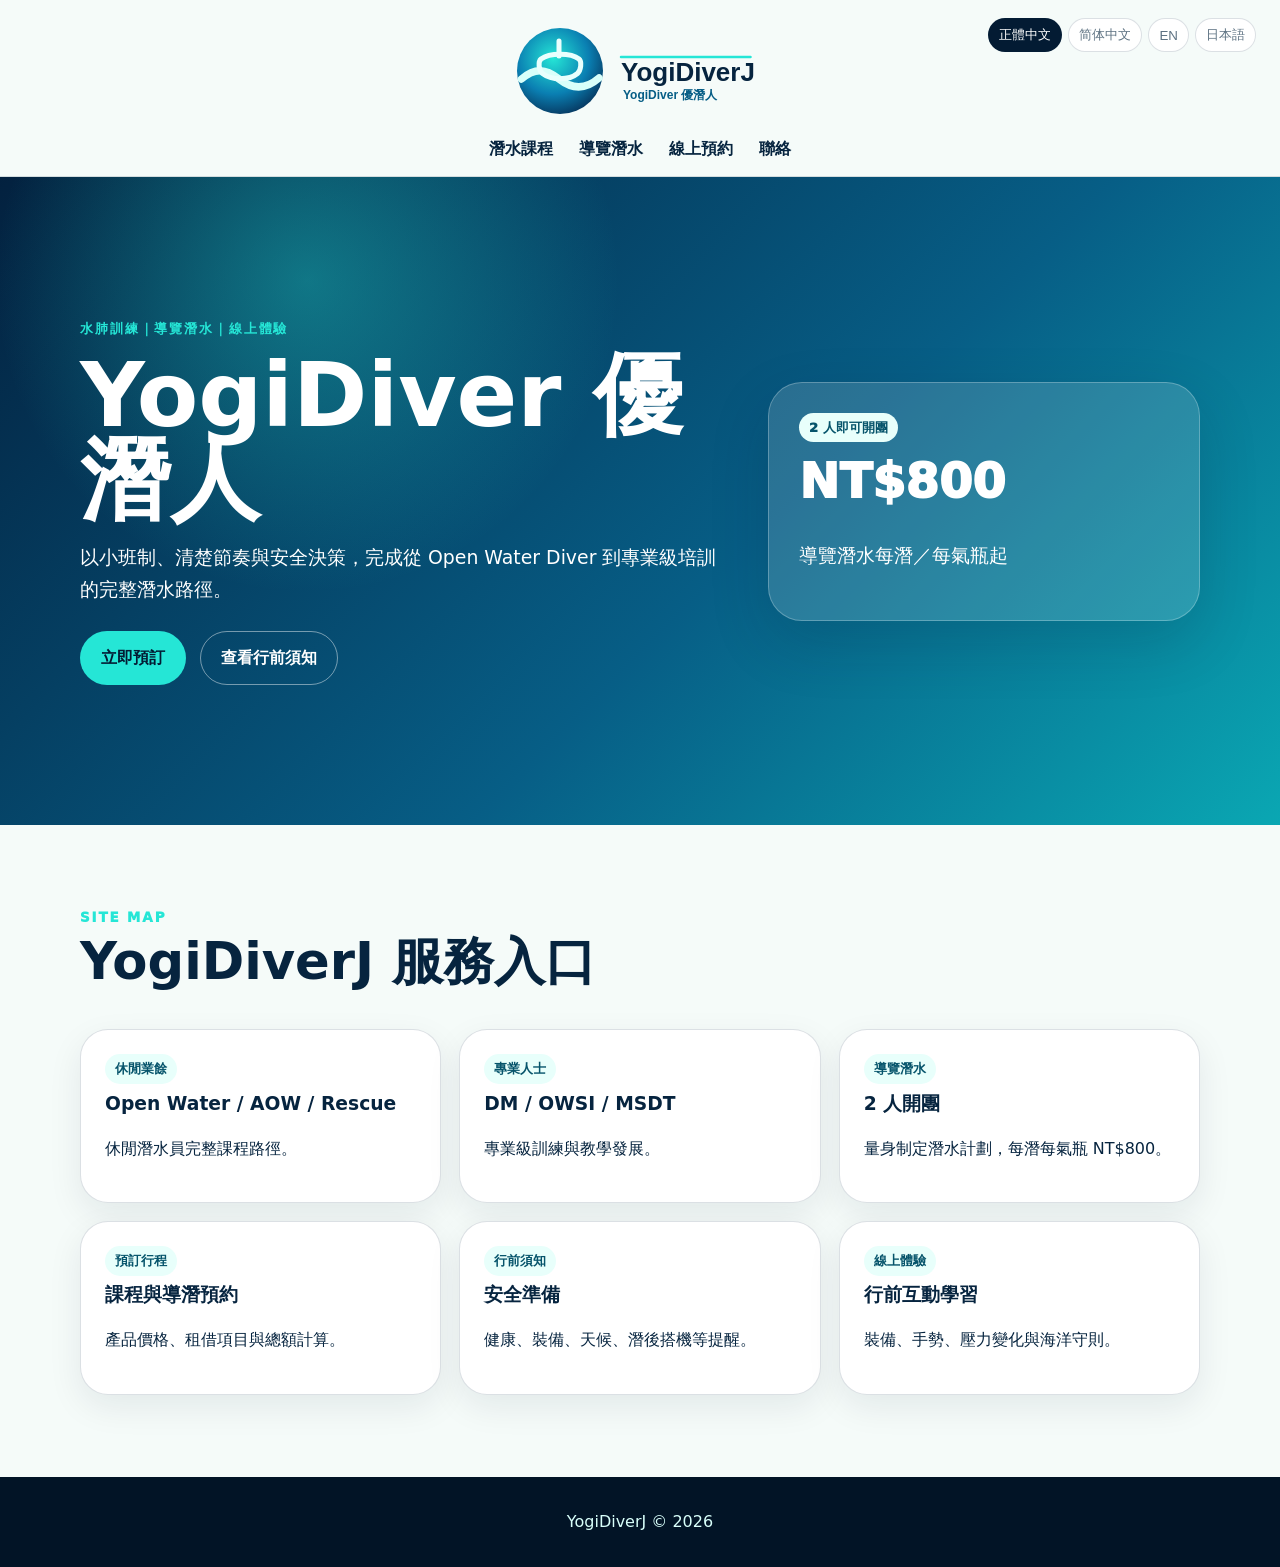
<file: index.html>
<!doctype html>
<html lang="zh-Hant">
<head>
  <meta charset="utf-8">
  <meta name="viewport" content="width=device-width, initial-scale=1">
  <title>YogiDiverJ｜YogiDiver 優潛人</title>
  <meta name="description" content="YogiDiver 優潛人：潛水課程、導覽潛水、線上預約、行前須知與線上體驗。">
  <link rel="stylesheet" href="assets/css/site.css">
</head>
<body>
  <header class="site-header">
    <div class="language-bar" aria-label="Language selector">
      <button class="active" data-lang="zh-Hant">正體中文</button>
      <button data-lang="zh-Hans">简体中文</button>
      <button data-lang="en">EN</button>
      <button data-lang="ja">日本語</button>
    </div>
    <a class="brand" href="index.html" aria-label="YogiDiverJ home">
      <img src="assets/img/logo.svg" alt="YogiDiverJ｜YogiDiver 優潛人">
    </a>
    <nav class="main-nav" aria-label="Primary navigation">
      <a href="pages/courses.html" data-i18n="navCourses">潛水課程</a>
      <a href="pages/guided-diving.html" data-i18n="navGuided">導覽潛水</a>
      <a href="pages/booking.html" data-i18n="navBooking">線上預約</a>
      <a href="pages/contact.html" data-i18n="navContact">聯絡</a>
    </nav>
  </header>

  <main>
    <section class="hero">
      <div class="hero-inner">
        <div>
          <div class="eyebrow" data-i18n="heroEyebrow">水肺訓練｜導覽潛水｜線上體驗</div>
          <h1 data-i18n="heroTitle">YogiDiver 優潛人</h1>
          <p data-i18n="heroText">以小班制、清楚節奏與安全決策，完成從 Open Water Diver 到專業級培訓的完整潛水路徑。</p>
          <div class="actions">
            <a class="btn primary" href="pages/booking.html" data-i18n="bookNow">立即預訂</a>
            <a class="btn ghost" href="pages/pretrip.html" data-i18n="viewPretrip">查看行前須知</a>
          </div>
        </div>
        <aside class="hero-card">
          <span class="tag" data-i18n="startTwo">2 人即可開團</span>
          <div class="hero-price">NT$800</div>
          <p data-i18n="perDive">導覽潛水每潛／每氣瓶起</p>
        </aside>
      </div>
    </section>

    <section class="section">
      <div class="wrap">
        <div class="eyebrow">Site Map</div>
        <h2 class="section-title">YogiDiverJ 服務入口</h2>
        <div class="grid cards-6">
          <a class="card" href="pages/courses.html#recreation"><span class="tag">休閒業餘</span><h3>Open Water / AOW / Rescue</h3><p>休閒潛水員完整課程路徑。</p></a>
          <a class="card" href="pages/courses.html#professional"><span class="tag">專業人士</span><h3>DM / OWSI / MSDT</h3><p>專業級訓練與教學發展。</p></a>
          <a class="card" href="pages/guided-diving.html"><span class="tag">導覽潛水</span><h3>2 人開團</h3><p>量身制定潛水計劃，每潛每氣瓶 NT$800。</p></a>
          <a class="card" href="pages/booking.html"><span class="tag">預訂行程</span><h3>課程與導潛預約</h3><p>產品價格、租借項目與總額計算。</p></a>
          <a class="card" href="pages/pretrip.html"><span class="tag">行前須知</span><h3>安全準備</h3><p>健康、裝備、天候、潛後搭機等提醒。</p></a>
          <a class="card" href="pages/online-experience.html"><span class="tag">線上體驗</span><h3>行前互動學習</h3><p>裝備、手勢、壓力變化與海洋守則。</p></a>
        </div>
      </div>
    </section>
  </main>

  <footer class="site-footer">YogiDiverJ © 2026</footer>
  <script src="assets/js/site.js"></script>
</body>
</html>
</file>
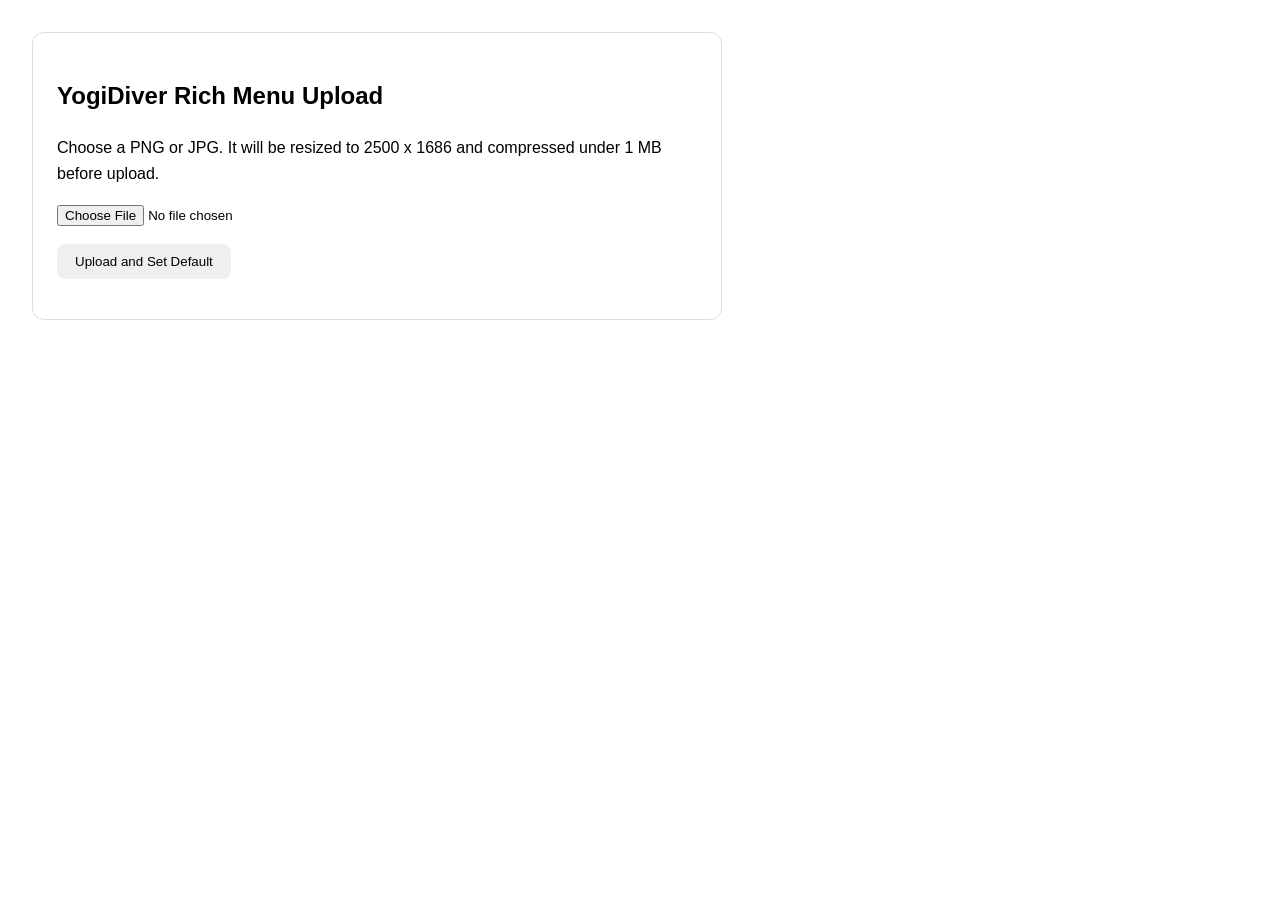
<file: upload.html>
<!doctype html>
<html>
  <head>
    <base target="_top">
    <meta charset="UTF-8">
    <style>
      body {
        font-family: Arial, sans-serif;
        padding: 24px;
        line-height: 1.6;
      }
      .box {
        max-width: 640px;
        border: 1px solid #ddd;
        border-radius: 12px;
        padding: 24px;
      }
      button {
        margin-top: 16px;
        padding: 10px 18px;
        border: 0;
        border-radius: 8px;
        cursor: pointer;
      }
      button:disabled {
        cursor: not-allowed;
        opacity: 0.45;
      }
      #status {
        margin-top: 16px;
        white-space: pre-wrap;
      }
      .error {
        color: #b00020;
      }
    </style>
  </head>
  <body onload="checkSetup()">
    <div class="box">
      <h2>YogiDiver Rich Menu Upload</h2>
      <p>Choose a PNG or JPG. It will be resized to 2500 x 1686 and compressed under 1 MB before upload.</p>
      <input id="file" type="file" accept="image/png,image/jpeg">
      <br>
      <button id="uploadButton" onclick="upload()">Upload and Set Default</button>
      <div id="status"></div>
    </div>

    <script>
      const TARGET_WIDTH = 2500;
      const TARGET_HEIGHT = 1686;
      const MAX_BYTES = 950 * 1024;

      function checkSetup() {
        google.script.run
          .withSuccessHandler(function(result) {
            const status = document.getElementById('status');
            const button = document.getElementById('uploadButton');

            if (!result.ok) {
              button.disabled = true;
              status.className = 'error';
              status.textContent = 'Missing Script Properties:\n' + result.missing.join('\n') + '\n\nAdd them in Apps Script Project Settings > Script Properties, then redeploy or refresh this page.';
              return;
            }

            button.disabled = false;
            status.className = '';
            status.textContent = 'Ready.';
          })
          .withFailureHandler(function(error) {
            document.getElementById('status').textContent = 'Setup check failed:\n' + error.message;
          })
          .getSetupStatus();
      }

      function upload() {
        const file = document.getElementById('file').files[0];
        const status = document.getElementById('status');
        const button = document.getElementById('uploadButton');

        if (!file) {
          status.className = 'error';
          status.textContent = 'Choose a PNG or JPG file first.';
          return;
        }

        status.className = '';
        button.disabled = true;
        status.textContent = 'Processing image...';

        resizeAndCompress(file)
          .then(function(result) {
            status.textContent = 'Uploading to LINE...\nCompressed size: ' + Math.round(result.bytes.length / 1024) + ' KB';

            google.script.run
              .withSuccessHandler(function(response) {
                button.disabled = false;
                status.className = '';
                status.textContent = 'Done.\nRich Menu ID: ' + response.richMenuId;
              })
              .withFailureHandler(function(error) {
                button.disabled = false;
                status.className = 'error';
                status.textContent = 'Error:\n' + error.message;
              })
              .installRichMenuFromUpload(result.bytes, result.contentType);
          })
          .catch(function(error) {
            button.disabled = false;
            status.className = 'error';
            status.textContent = 'Error:\n' + error.message;
          });
      }

      function resizeAndCompress(file) {
        return new Promise(function(resolve, reject) {
          const reader = new FileReader();

          reader.onload = function(event) {
            const image = new Image();

            image.onload = function() {
              const canvas = document.createElement('canvas');
              canvas.width = TARGET_WIDTH;
              canvas.height = TARGET_HEIGHT;

              const ctx = canvas.getContext('2d');
              ctx.fillStyle = '#ffffff';
              ctx.fillRect(0, 0, TARGET_WIDTH, TARGET_HEIGHT);

              const sourceRatio = image.width / image.height;
              const targetRatio = TARGET_WIDTH / TARGET_HEIGHT;
              let sx = 0;
              let sy = 0;
              let sw = image.width;
              let sh = image.height;

              if (sourceRatio > targetRatio) {
                sw = image.height * targetRatio;
                sx = (image.width - sw) / 2;
              } else if (sourceRatio < targetRatio) {
                sh = image.width / targetRatio;
                sy = (image.height - sh) / 2;
              }

              ctx.drawImage(image, sx, sy, sw, sh, 0, 0, TARGET_WIDTH, TARGET_HEIGHT);
              compressCanvas(canvas, resolve, reject);
            };

            image.onerror = function() {
              reject(new Error('Cannot read image file.'));
            };

            image.src = event.target.result;
          };

          reader.onerror = function() {
            reject(new Error('Cannot read file.'));
          };

          reader.readAsDataURL(file);
        });
      }

      function compressCanvas(canvas, resolve, reject) {
        const qualities = [0.9, 0.82, 0.74, 0.66, 0.58, 0.5, 0.42];
        let index = 0;

        function tryNext() {
          if (index >= qualities.length) {
            reject(new Error('Image is still larger than 1 MB after compression. Use a simpler background image.'));
            return;
          }

          const quality = qualities[index++];
          canvas.toBlob(function(blob) {
            if (!blob) {
              reject(new Error('Cannot compress image.'));
              return;
            }

            if (blob.size <= MAX_BYTES || index >= qualities.length) {
              blob.arrayBuffer().then(function(buffer) {
                resolve({
                  bytes: Array.from(new Uint8Array(buffer)),
                  contentType: 'image/jpeg'
                });
              });
              return;
            }

            tryNext();
          }, 'image/jpeg', quality);
        }

        tryNext();
      }
    </script>
  </body>
</html>
</file>
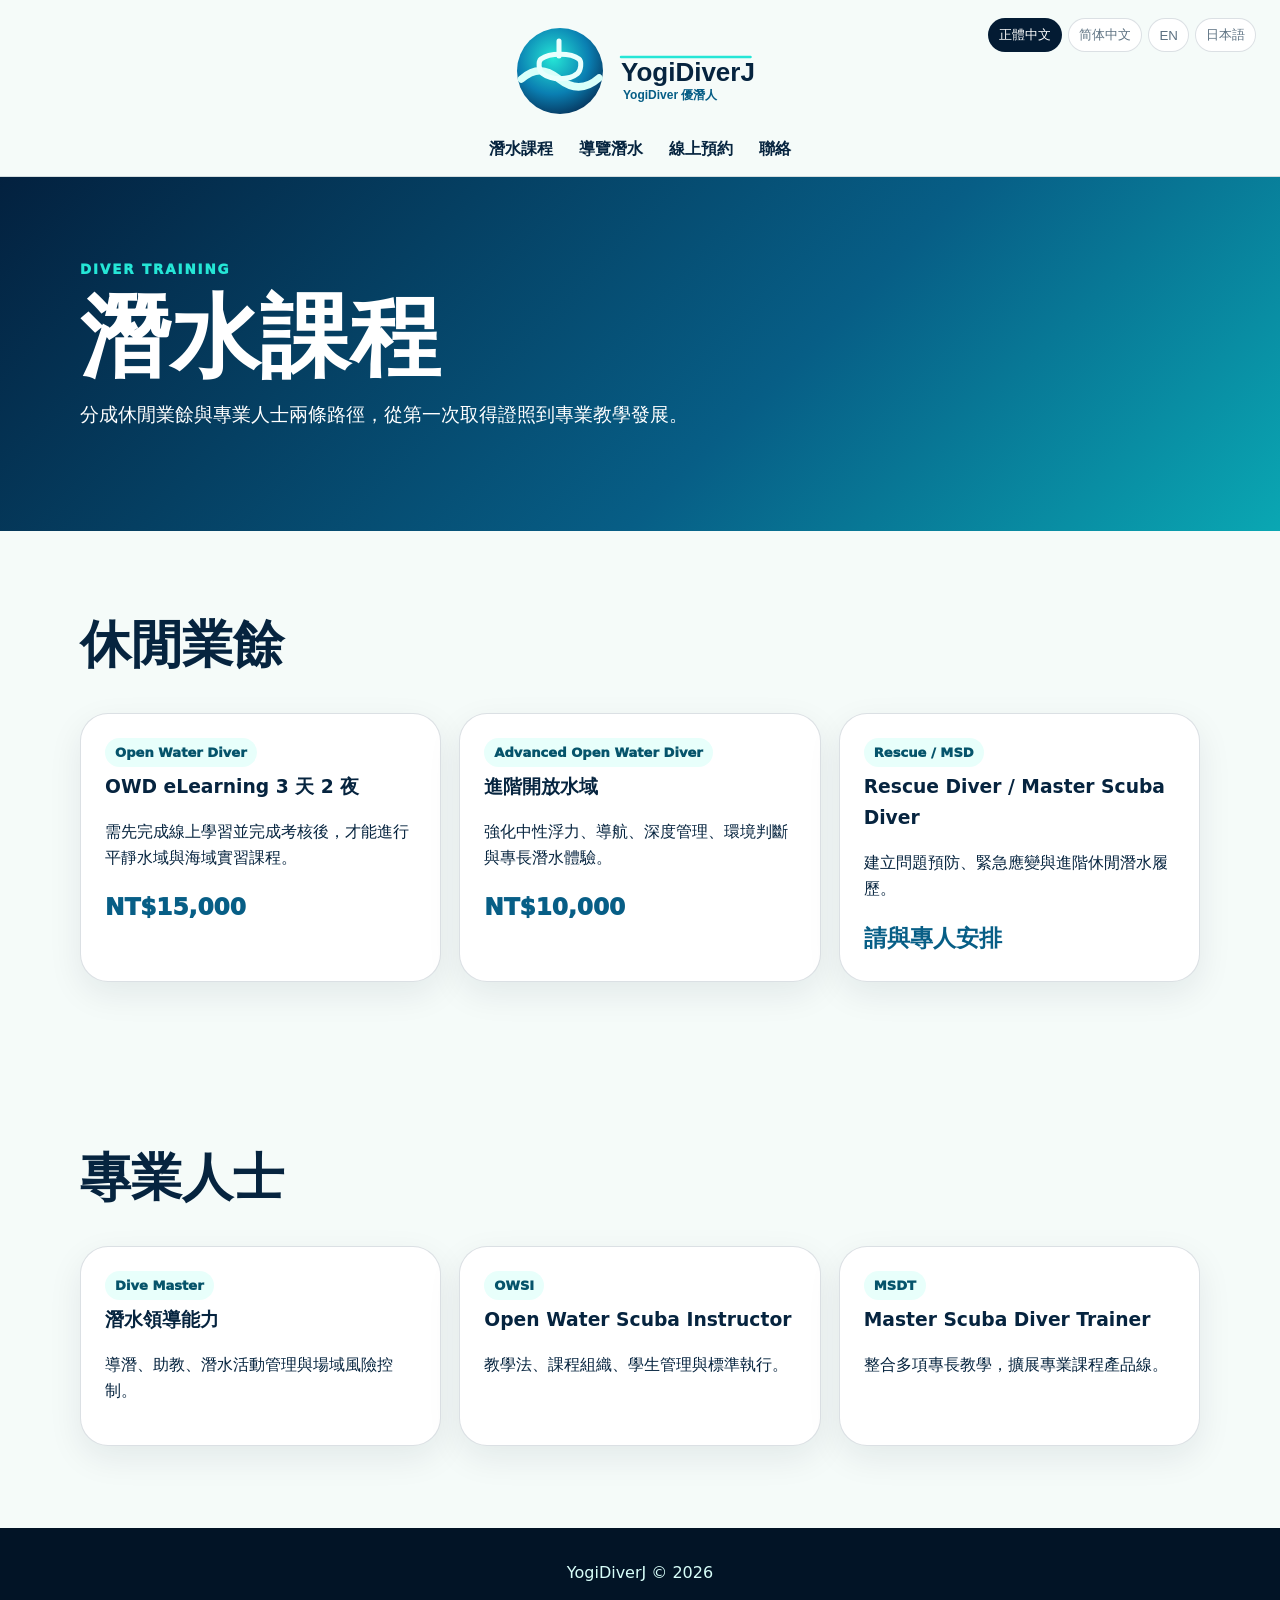
<file: pages/courses.html>
<!doctype html>
<html lang="zh-Hant">
<head>
  <meta charset="utf-8">
  <meta name="viewport" content="width=device-width, initial-scale=1">
  <title>潛水課程｜YogiDiverJ</title>
  <link rel="stylesheet" href="../assets/css/site.css">
</head>
<body>
<header class="site-header">
  <div class="language-bar"><button class="active" data-lang="zh-Hant">正體中文</button><button data-lang="zh-Hans">简体中文</button><button data-lang="en">EN</button><button data-lang="ja">日本語</button></div>
  <a class="brand" href="../index.html"><img src="../assets/img/logo.svg" alt="YogiDiverJ"></a>
  <nav class="main-nav"><a href="courses.html" data-i18n="navCourses">潛水課程</a><a href="guided-diving.html" data-i18n="navGuided">導覽潛水</a><a href="booking.html" data-i18n="navBooking">線上預約</a><a href="contact.html" data-i18n="navContact">聯絡</a></nav>
</header>
<main>
  <section class="page-hero"><div class="wrap"><div class="eyebrow">Diver Training</div><h1>潛水課程</h1><p>分成休閒業餘與專業人士兩條路徑，從第一次取得證照到專業教學發展。</p></div></section>
  <section class="section" id="recreation"><div class="wrap"><h2 class="section-title">休閒業餘</h2><div class="grid"><article class="card"><span class="tag">Open Water Diver</span><h3>OWD eLearning 3 天 2 夜</h3><p>需先完成線上學習並完成考核後，才能進行平靜水域與海域實習課程。</p><div class="price">NT$15,000</div></article><article class="card"><span class="tag">Advanced Open Water Diver</span><h3>進階開放水域</h3><p>強化中性浮力、導航、深度管理、環境判斷與專長潛水體驗。</p><div class="price">NT$10,000</div></article><article class="card"><span class="tag">Rescue / MSD</span><h3>Rescue Diver / Master Scuba Diver</h3><p>建立問題預防、緊急應變與進階休閒潛水履歷。</p><div class="price">請與專人安排</div></article></div></div></section>
  <section class="section" id="professional"><div class="wrap"><h2 class="section-title">專業人士</h2><div class="grid"><article class="card"><span class="tag">Dive Master</span><h3>潛水領導能力</h3><p>導潛、助教、潛水活動管理與場域風險控制。</p></article><article class="card"><span class="tag">OWSI</span><h3>Open Water Scuba Instructor</h3><p>教學法、課程組織、學生管理與標準執行。</p></article><article class="card"><span class="tag">MSDT</span><h3>Master Scuba Diver Trainer</h3><p>整合多項專長教學，擴展專業課程產品線。</p></article></div></div></section>
</main>
<footer class="site-footer">YogiDiverJ © 2026</footer>
<script src="../assets/js/site.js"></script>
</body>
</html>
</file>
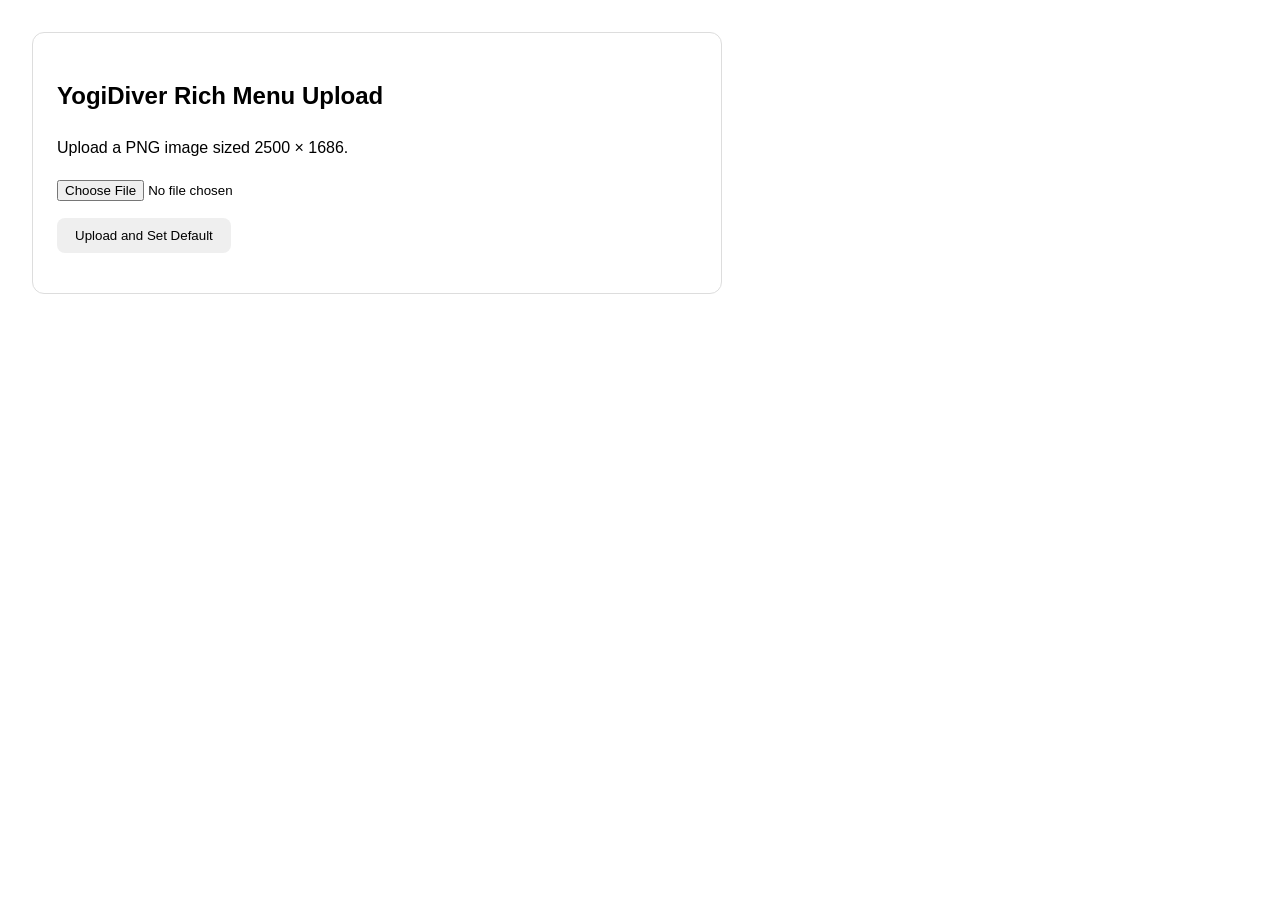
<file: views/upload.html>
<!doctype html>
<html>
  <head>
    <base target="_top">
    <meta charset="UTF-8">
    <style>
      body {
        font-family: Arial, sans-serif;
        padding: 24px;
        line-height: 1.6;
      }
      .box {
        max-width: 640px;
        border: 1px solid #ddd;
        border-radius: 12px;
        padding: 24px;
      }
      button {
        margin-top: 16px;
        padding: 10px 18px;
        border: 0;
        border-radius: 8px;
        cursor: pointer;
      }
      #status {
        margin-top: 16px;
        white-space: pre-wrap;
      }
    </style>
  </head>
  <body>
    <div class="box">
      <h2>YogiDiver Rich Menu Upload</h2>
      <p>Upload a PNG image sized 2500 × 1686.</p>
      <input id="file" type="file" accept="image/png">
      <br>
      <button onclick="upload()">Upload and Set Default</button>
      <div id="status"></div>
    </div>

    <script>
      function upload() {
        const file = document.getElementById('file').files[0];
        const status = document.getElementById('status');

        if (!file) {
          status.textContent = 'Choose a PNG file first.';
          return;
        }

        status.textContent = 'Reading file...';
        const reader = new FileReader();

        reader.onload = function(event) {
          const bytes = Array.from(new Uint8Array(event.target.result));
          status.textContent = 'Uploading to LINE...';

          google.script.run
            .withSuccessHandler(function(result) {
              status.textContent = 'Done.\nRich Menu ID: ' + result.richMenuId;
            })
            .withFailureHandler(function(error) {
              status.textContent = 'Error:\n' + error.message;
            })
            .installRichMenuFromUpload(bytes);
        };

        reader.readAsArrayBuffer(file);
      }
    </script>
  </body>
</html>
</file>
<file: assets/css/site.css>
:root{--deep:#031b33;--ink:#06243f;--ocean:#075e86;--aqua:#25e6d6;--sand:#f5fbf9;--white:#fff;--line:rgba(6,36,63,.14);--muted:#5d7282;--shadow:0 22px 60px rgba(3,27,51,.16)}
*{box-sizing:border-box}html{scroll-behavior:smooth}body{margin:0;background:var(--sand);color:var(--ink);font-family:Inter,"Noto Sans TC","PingFang TC",system-ui,-apple-system,"Segoe UI",sans-serif;line-height:1.65}a{color:inherit;text-decoration:none}.site-header{position:sticky;top:0;z-index:10;background:rgba(245,251,249,.94);backdrop-filter:blur(16px);border-bottom:1px solid var(--line);padding:16px 24px 14px}.language-bar{position:absolute;right:24px;top:18px;display:flex;gap:6px;flex-wrap:wrap}.language-bar button{border:1px solid var(--line);background:var(--white);border-radius:999px;padding:7px 10px;color:var(--muted);cursor:pointer}.language-bar button.active{background:var(--deep);color:white}.brand{width:min(280px,56vw);margin:0 auto 10px;display:block}.brand img{width:100%;height:auto;display:block}.main-nav{display:flex;justify-content:center;gap:26px;flex-wrap:wrap;font-weight:900}.main-nav a:hover{color:var(--ocean)}.hero{min-height:72vh;display:grid;place-items:center;padding:90px 24px;color:white;background:radial-gradient(circle at 24% 16%,rgba(37,230,214,.36),transparent 28%),linear-gradient(135deg,#03213f,#075e86 58%,#0aa7b3)}.hero-inner{width:100%;max-width:1120px;display:grid;grid-template-columns:minmax(0,1.2fr) minmax(280px,.8fr);gap:40px;align-items:center}.eyebrow{letter-spacing:.14em;text-transform:uppercase;font-size:.84rem;color:var(--aqua);font-weight:950}.hero h1,.page-hero h1{font-size:clamp(3rem,7vw,6rem);line-height:.95;margin:.15em 0}.hero p,.page-hero p{font-size:1.18rem;max-width:760px}.actions{display:flex;gap:14px;flex-wrap:wrap;margin-top:26px}.btn{display:inline-flex;align-items:center;justify-content:center;border-radius:999px;padding:13px 20px;font-weight:950;border:1px solid transparent}.btn.primary{background:var(--aqua);color:var(--deep)}.btn.ghost{border-color:rgba(255,255,255,.45);color:white}.hero-card{background:rgba(255,255,255,.14);border:1px solid rgba(255,255,255,.25);box-shadow:var(--shadow);border-radius:34px;padding:30px}.hero-price{font-size:3rem;font-weight:950}.section{padding:82px 24px}.wrap{max-width:1120px;margin:auto}.page-hero{padding:82px 24px;color:white;background:linear-gradient(135deg,#03213f,#075e86 60%,#0aa7b3)}.section-title{font-size:clamp(2rem,4vw,3.3rem);line-height:1.05;margin:.1em 0 .8em}.grid{display:grid;grid-template-columns:repeat(3,minmax(0,1fr));gap:18px}.cards-6{grid-template-columns:repeat(3,minmax(0,1fr))}.card,.booking-panel{background:white;border:1px solid var(--line);border-radius:28px;padding:24px;box-shadow:0 12px 34px rgba(3,27,51,.08)}.card h3{margin:.25em 0 .45em}.tag{display:inline-block;border-radius:999px;background:#e8fffb;color:#06546b;padding:4px 10px;font-size:.82rem;font-weight:950}.price{font-size:1.45rem;font-weight:950;color:var(--ocean)}.split{display:grid;grid-template-columns:1fr 1fr;gap:22px;align-items:start}.visual{min-height:250px;border-radius:28px;background:radial-gradient(circle at 72% 20%,rgba(255,255,255,.2),transparent 28%),linear-gradient(135deg,#04284d,#075e86,#08a8b7);display:grid;place-items:center;color:white;text-align:center;padding:28px}.visual b{font-size:1.8rem;display:block}.booking-section{background:#eefdff}.form-grid{display:grid;grid-template-columns:repeat(2,minmax(0,1fr));gap:14px}label{font-weight:850}input,select,textarea{width:100%;border:1px solid var(--line);border-radius:16px;padding:12px 13px;font:inherit;background:white}.total{margin-top:18px;border-radius:22px;background:var(--deep);color:white;padding:18px;display:flex;justify-content:space-between;align-items:center}.total strong{font-size:1.8rem}.pay{border:0;border-radius:16px;padding:12px 15px;font-weight:950;cursor:pointer;margin:14px 8px 0 0}.pay.line{background:#06c755;color:white}.pay.apple{background:#111;color:white}.pay.google{background:white;border:1px solid var(--line);color:var(--ink)}.notice{font-size:.93rem;color:var(--muted)}.site-footer{text-align:center;padding:32px 24px;background:#021426;color:#d8fffa}ul.checklist{padding-left:1.2em}ul.checklist li{margin:.5em 0}.table{width:100%;border-collapse:collapse;background:white;border-radius:22px;overflow:hidden}.table th,.table td{padding:14px 16px;border-bottom:1px solid var(--line);text-align:left}.table th{background:#e8fffb}@media(max-width:860px){.language-bar{position:static;justify-content:center;margin-bottom:12px}.hero-inner,.split,.grid,.cards-6,.form-grid{grid-template-columns:1fr}.hero,.page-hero{padding:64px 18px}.main-nav{gap:14px}.section{padding:58px 18px}}
</file>
